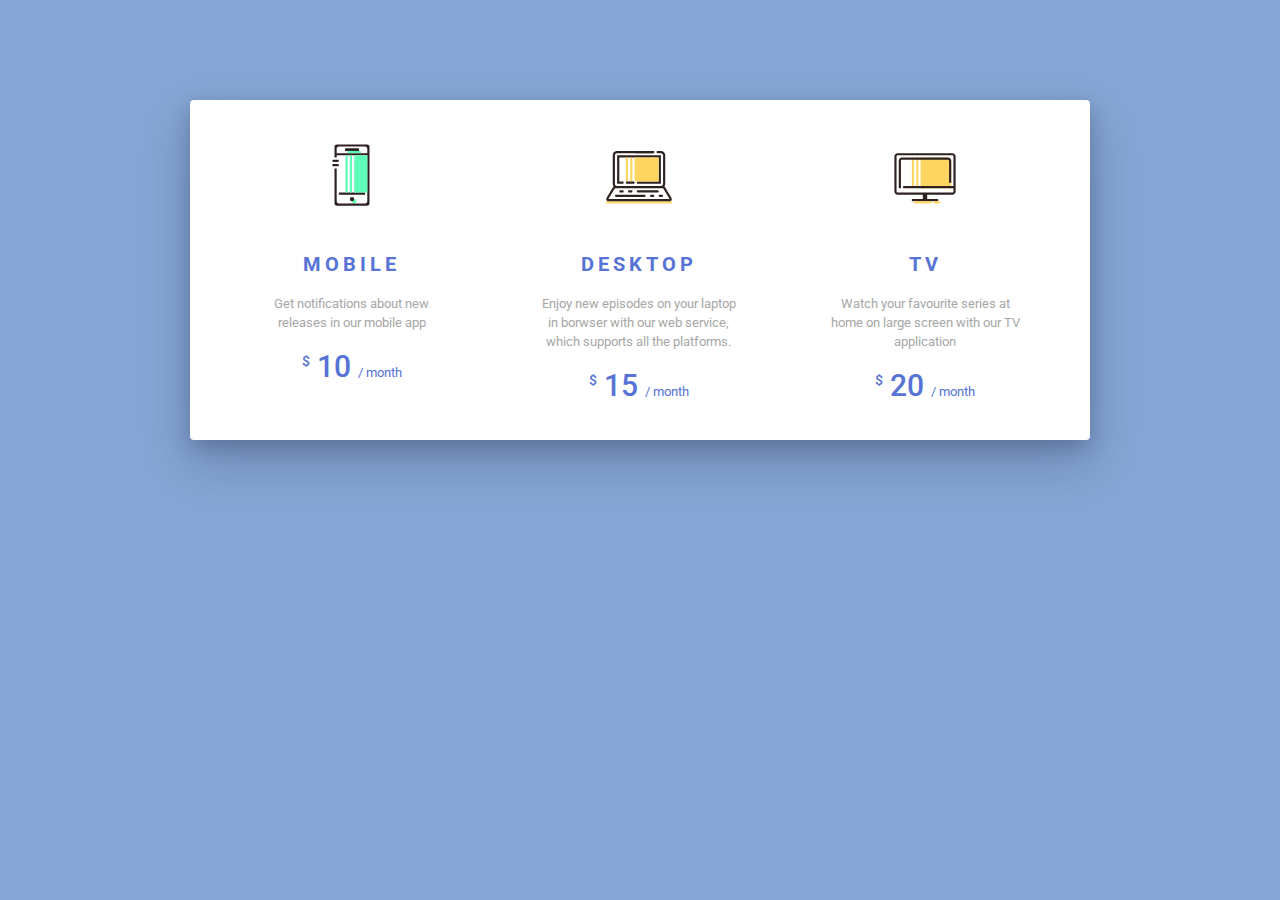
<file: step1/index.html>
<!DOCTYPE html>
<html lang="en">
<head>
  <meta charset="UTF-8">
  <meta name="viewport" content="width=device-width, initial-scale=1.0">
  <meta http-equiv="X-UA-Compatible" content="ie=edge">
  <title>Loop 1 - Step 1</title>
  <link href="https://fonts.googleapis.com/css?family=Roboto:400,500,700" rel="stylesheet">
  <link rel="stylesheet" href="./styles.css" />
</head>
<body>
  <div class="container">
    <div class="card">
      <div class="item">
        <img class="item_image" src="img/device.svg" alt="Mobile">
        <p class="item_title"> MOBILE </p>
        <p class="text">Get notifications about new releases in our mobile app</p>
        <span class="price">
          <span class="item_value">$</span>
          10
        </span> 
        / month
      </div>
      <div class="item">
        <img class="item_image" src="img/laptop.svg" alt="DESKTOP">
        <p class="item_title"> DESKTOP </p>
        <p class="text">Enjoy new episodes on your laptop in borwser with our web service, which supports all the platforms.</p>
        <span class="price">
          <span class="item_value">$</span>
          15
        </span> 
        / month
      </div>
      <div class="item">
        <img class="item_image" src="img/monitor.svg" alt="TV">
        <p class="item_title"> TV </p>
        <p class="text">Watch your favourite series at home on large screen with our TV application</p>
        <span class="price">
          <span class="item_value">$</span>
          20
        </span> 
        / month
      </div>
    </div>
  </div>
</body>
</html>
</file>
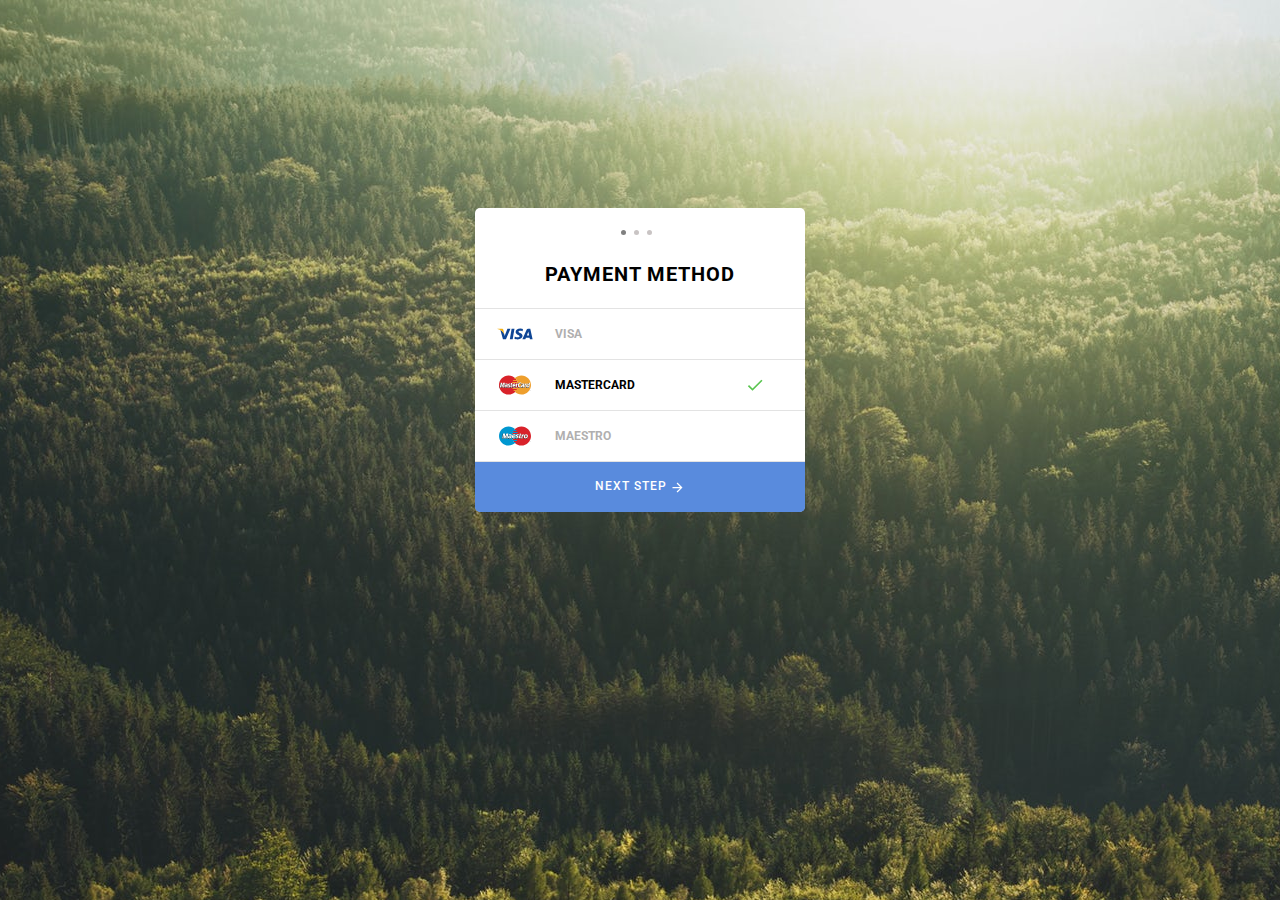
<file: step2/index.html>
<!DOCTYPE html>
<html lang="en">
<head>
  <meta charset="UTF-8">
  <meta name="viewport" content="width=device-width, initial-scale=1.0">
  <meta http-equiv="X-UA-Compatible" content="ie=edge">
  <title>Loop 1 - Step 2</title>
  <link href="https://fonts.googleapis.com/css?family=Roboto:400,500,700" rel="stylesheet">
  <link rel="stylesheet" href="normalize.css" />
  <link rel="stylesheet" href="styles.css" />
</head>
<body>
  <div class="container">
    <section class="switch">
      <div class="step-indicator">
        <div class="step active"></div>
        <div class="step step-indicator-2"></div>
        <div class="step step-indicator-3"></div>
      </div>
      <div class="title">payment method</div>
    </section>

    <section class="type">
      <img class="icon" src="img/visa.svg" width="40" height="40" >
      <span class="card-name">visa</span>
    </section>

    <section class="type checked">
      <img class="icon" src="img/mastercard.svg" width="40" height="40">
      <span class="card-name">mastercard</span>
      <img class="check" src="img/check.svg">
    </section>

    <section class="type">
      <img class="icon" src="img/maestro.svg" width="40" height="40">
      <span class="card-name">maestro</span>
    </section>

    <button class="button"> 
      <span class="button-name">Next step <img class="icon-next" src="img/arrow.svg"></span>
    </button>

  </div>
</body>
</html>
</file>
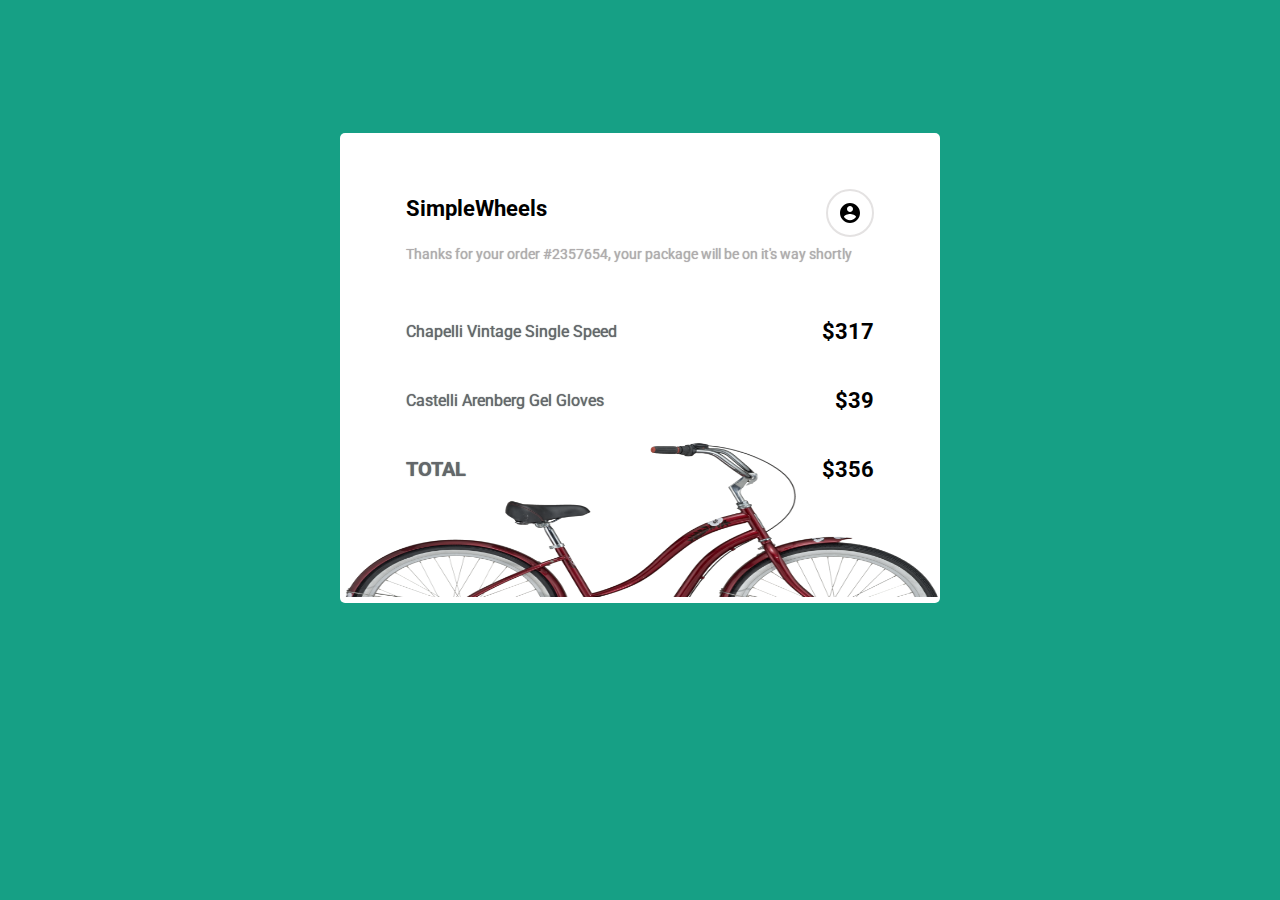
<file: step3/index.html>
<!DOCTYPE html>
<html lang="en">
<head>
  <meta charset="UTF-8">
  <meta name="viewport" content="width=device-width, initial-scale=1.0">
  <meta http-equiv="X-UA-Compatible" content="ie=edge">
  <title>Loop 1 - Step 3</title>
  <link href="https://fonts.googleapis.com/css?family=Roboto:400,500,700" rel="stylesheet">
  <link rel="stylesheet" href="./styles.css" />
</head>
<body>
  <div class="container">
    <section class="header">
      <h1 class="title">SimpleWheels</h1>
      <img class="account" src="img/account.svg" >
    </section>
    <section class="sub-title">
      <div class="order">Thanks for your order #2357654, your package will be on it's way shortly</div>
    </section>
    <section class="cart">
      <div class="product">
          <p class="product-name">Chapelli Vintage Single Speed</p>
          <p class="product-price">$317</p>
        </div>
        <div class="product">
          <p class="product-name">Castelli Arenberg Gel Gloves</p>
          <p class="product-price">$39</p>
        </div>
        <div class="product">
          <p class="total product-name">Total</p>
          <p class="product-price">$356</p>
        </div>  
    </section>
    <div class="img">
      <img class="bg_img" src="img/bicycle.png">
    </div>
  </div>
</body>
</html>
</file>
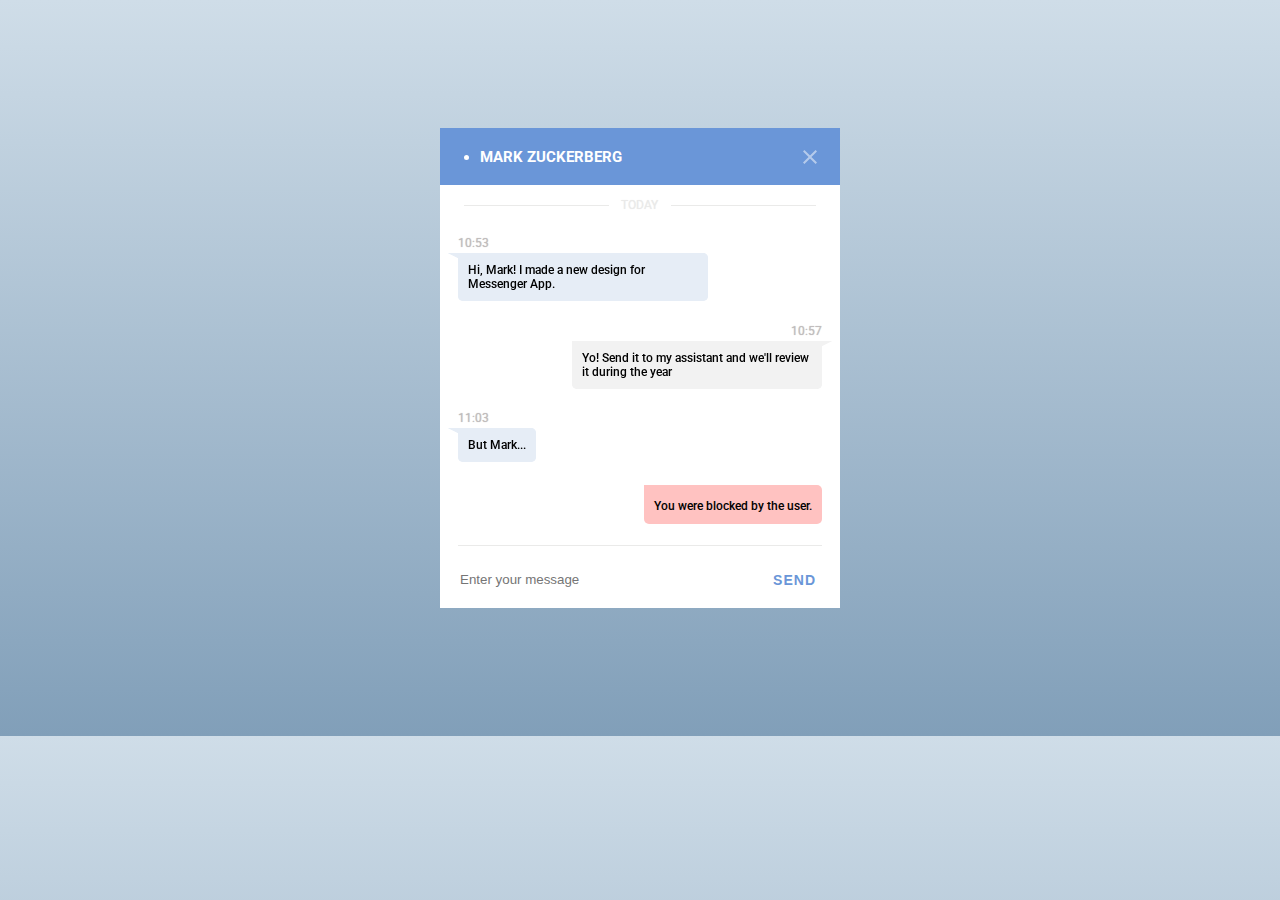
<file: step4/index.html>
<!DOCTYPE html>
<html lang="en">
<head>
  <meta charset="UTF-8">
  <meta name="viewport" content="width=device-width, initial-scale=1.0">
  <meta http-equiv="X-UA-Compatible" content="ie=edge">
  <title>Loop 1 - Step 4</title>
  <link href="https://fonts.googleapis.com/css?family=Roboto:400,500,700" rel="stylesheet">
  <link rel="stylesheet" href="styles.css" />
</head>
<body>
  <div class="container">
    <section class="top">
      <ul>
        <li class="name-of-chat">MARK ZUCKERBERG</li>
      </ul>
      <img src="img/close.svg">
    </section>
    <section class="main">
      <article class="today">   
        <div class="line"></div><span class="date-of-message">today</span><div class="line"></div>
      </article>
      <article class="chat">
        <div class="message-first-chat">
          <div class="time-of-message">10:53</div>
          <div class="first-chat text-of-message">
            Hi, Mark! I made a new design for Messenger App.
          </div>
        </div>
        <div class="message-second-chat">
          <div class="right-align time-of-message">10:57</div>
          <div class="second-chat text-of-message">
            Yo! Send it to my assistant and we'll review it during the year
          </div>          
        </div>
        <div class="message-first-chat">
          <div class="time-of-message">11:03</div>
          <div class="first-chat text-of-message">
            But Mark...
          </div>
        </div>
        <div class="block">
          <span class="text-of-message">You were blocked by the user.</span>
        </div>
      </section>
      <form class="send-form" action="" method="post">
        <input class="enter-place" type="text" placeholder="Enter your message" name="message">
        <input class="button" type="button" value="SEND">
      </form>
  </div>
</body>
</html>
</file>
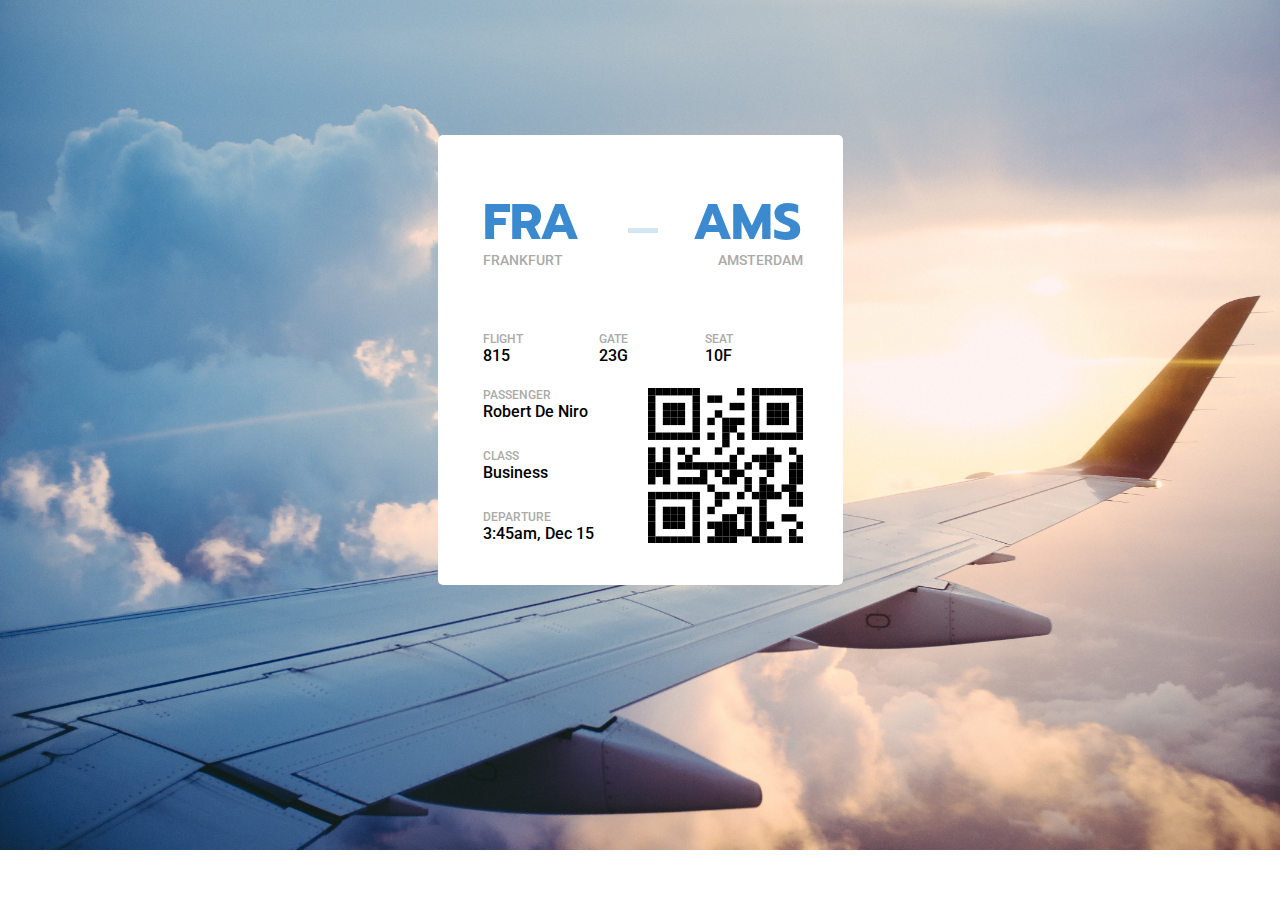
<file: step5/index.html>
<!DOCTYPE html>
<html lang="en">
<head>
  <meta charset="UTF-8">
  <meta name="viewport" content="width=device-width, initial-scale=1.0">
  <meta http-equiv="X-UA-Compatible" content="ie=edge">
  <title>Loop 1 - Step 5</title>
  <link href="https://fonts.googleapis.com/css?family=Roboto:400,500,700" rel="stylesheet">
  <link href="https://fonts.googleapis.com/css?family=Prompt:900" rel="stylesheet">
  <link rel="stylesheet" href="./styles.css" />
</head>
<body>
  <div class="container">
      <section class="header">
          <div class="city-name">
            <span class="letters">fra</span>
            <span class="subtitle">frankfurt</span>
          </div>
          <div class="bash"></div>
          <div class="city-name">
            <span class="letters">ams</span>
            <span class="amsterdam subtitle">amsterdam</span>
          </div>
      </section>
      <section class="flight-info">
        <div class="grid">
            <span class="point">flight</span>
            <span class="data">815</span>
        </div>
        <div class="grid">
            <span class="point"> gate</span>
            <span class="data"> 23G</span>
        </div>
        <div class="grid">
            <span class="point"> seat</span>
            <span class="data">10F</span>
        </div>
      </section>
      <section class="more-info">
      <div class="info">
        <div class="grid">
          <span class="point">passenger</span>
          <span class="data">Robert De Niro</span>
        </div>
        <div class="grid">
          <span class="point">class</span>
          <span class="data">Business</span>
        </div>
        <div class="grid">
          <span class="point">departure</span>
          <span class="data">3:45am, Dec 15</span>
        </div> 
      </div>     
      <img src="img/qr.svg">          
      </section>
  </div>
</body>
</html>
</file>
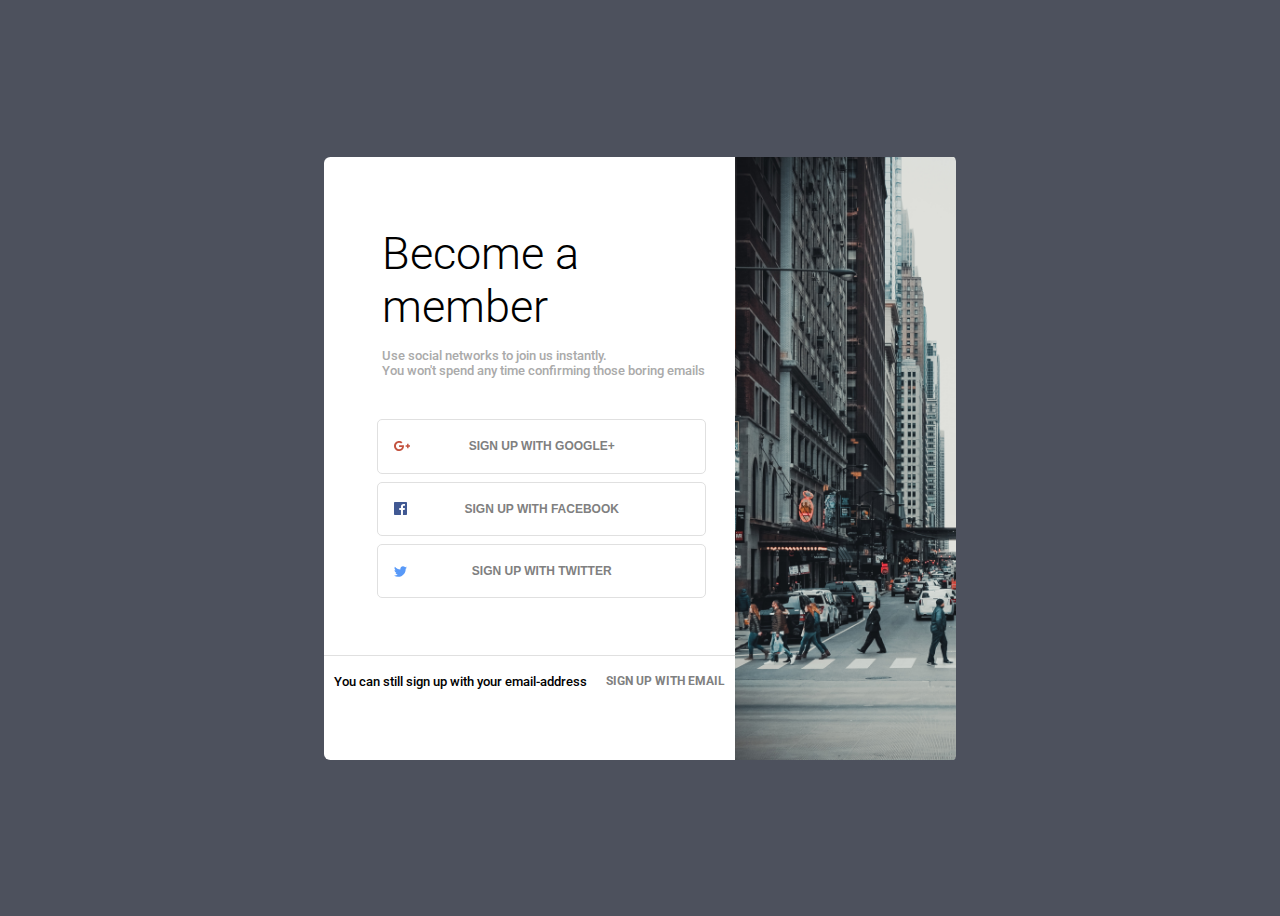
<file: step6/index.html>
<!DOCTYPE html>
<html lang="en">
<head>
  <meta charset="UTF-8">
  <meta name="viewport" content="width=device-width, initial-scale=1.0">
  <meta http-equiv="X-UA-Compatible" content="ie=edge">
  <title>Loop 1 - Step 6</title>
  <link href="https://fonts.googleapis.com/css?family=Roboto:300,400,500,700" rel="stylesheet">
  <link rel="stylesheet" href="./styles.css" />
</head>
<body>
  <div class="container">
    <article class="card">
      <div class="content">
        <section class="title">
          <p class="Main-title">Become a member</p>
          <div class="post-title">
          <span>Use social networks to join us instantly.
          You won't spend any time confirming those boring emails</span>
          </div>
        </section>
        <section class="sign-up">
          <button class="social-networks google-plus">sign up with google+</button>
          <button class="social-networks facebook"> sign up with facebook</button>
          <button class="social-networks twitter"> sign up with twitter</button>
        </section>
        <section class="email-sign-up">
          <span class="description">You can still sign up with your email-address</span>
          <a href="#email-form" class="email">sign up with email</a>
          
        </section>
      </div>
      <div class="image"></div>
    </article>
  </div>
</body>
</html>
</file>
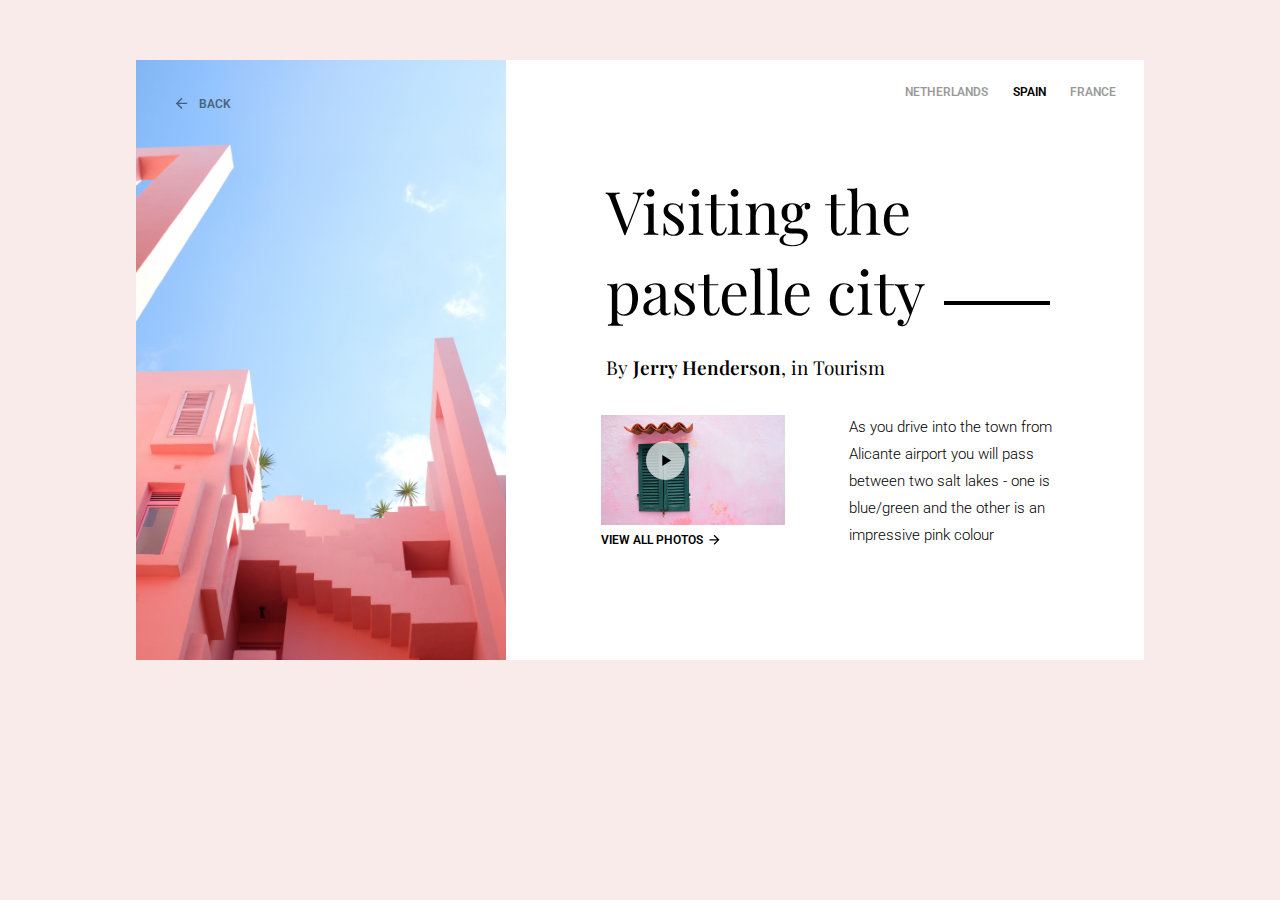
<file: step8/index.html>
<!DOCTYPE html>
<html lang="en">
<head>
  <meta charset="UTF-8">
  <meta name="viewport" content="width=device-width, initial-scale=1.0">
  <meta http-equiv="X-UA-Compatible" content="ie=edge">
  <title>Loop 1 - Step 8</title>
  <link href="https://fonts.googleapis.com/css?family=Roboto:300,400,500,700" rel="stylesheet">
  <link href="https://fonts.googleapis.com/css?family=Playfair+Display" rel="stylesheet">
  <link rel="stylesheet" href="./styles.css" />
</head>
<body>
  <div class="card">
    <div class="image"><a href="#previous_page" class="back-link">back</a></div>
    <div class="content">
      <section class="navigation-block">
        <ul class="navigation">
          <li><a href="#netherlands">netherlands</a></li>
          <li><a href="#spain" class="current-page">spain</a></li>
          <li><a href="#france">france</a></li>
        </ul>
      </section>
      <section class="heading">
        <h1>Visiting the pastelle city<div class="dash">&nbsp</div></h1>
        <p class="author">By <span class="highlight-in-bold">Jerry Henderson</span>, in Tourism</p>
      </section> 
      <section class="main-content">
          <figure class="preview-description">
            <a href="#gallery">
            <img src="img/play.svg" alt="play" class="play"><div class="preview"></div>
            </a>
            <figcaption>
              <a href="#all-photos"><p class="view-link">view all photos</p></a>
            </figcaption>
          </figure>
        <p class="description">
          As you drive into the town from
          Alicante airport you will pass
          between two salt lakes - one is 
          blue/green and the other is 
          an impressive pink colour
        </p>

      </section>
    </div>
  </div>
</body>
</html>
</file>
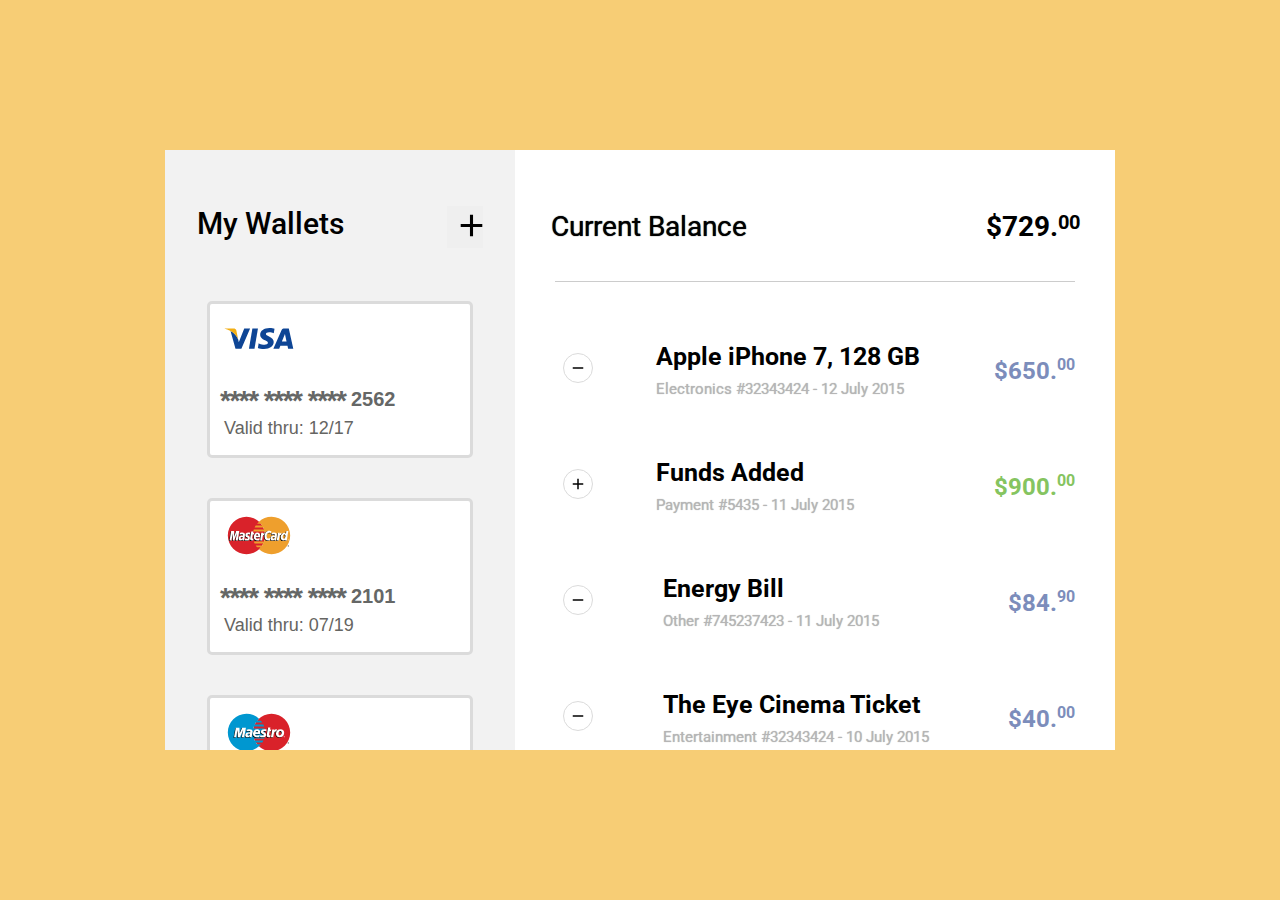
<file: step9/index.html>
<!DOCTYPE html>
<html lang="en">
<head>
  <meta charset="UTF-8">
  <meta name="viewport" content="width=device-width, initial-scale=1.0">
  <meta http-equiv="X-UA-Compatible" content="ie=edge">
  <title>Loop 1 - Step 9</title>
  <link href="https://fonts.googleapis.com/css?family=Roboto:300,400,500,700" rel="stylesheet">
  <link rel="stylesheet" href="./styles.css" />
  <script src="style.js"></script>
</head>
<body>

  <div class="container">
  <div class="card">
    <article class="cards-with-scroll">
      <div class="scrollbar" id="style-1">
      <section>
        <div class="wallets">
          <section class="Heading-of-cards">
            <span>My Wallets</span>
            <section class="modal-window">
              <button class="js-open-modal" data-modal="1">
                <img src="img/plus.svg" alt="plus" class="add-button js-open-modal">
              </button>
              <div class="modal" data-modal="1">
                <svg class="modal-cross js-modal-close" xmlns="http://www.w3.org/2000/svg"
                viewbox="0 0 24 24"><path d="M23.954 21.03l-9.184-9.095
                  9.092-9.174-2.832-2.807-9.09 9.179-9.176-9.088-2.81
                   2.81 9.186 9.105-9.095 9.184 2.81 2.81 9.112-9.192 9.18 9.1z"/>
                </svg>
                <p class="modal-title">New credit card</p>
                <form id="js-card-form">
                  <div id="card-number">
                    Enter card number
                  </div>
                  <input name="number" type="text" value="1234 2345 2345 2567">
                  <div id="validity">
                    Enter validity date
                  </div>
                  <input name="text" type="text" value="1234 2345 2345 2567">
                  <input class="js-modal-close" type="submit" value="Ok" data-modal="1">
                  <input class="js-modal-close" type="button" name="cancel" value="cancel">
                </form>
              </div>
              <div class="overlay" id="overlay-modal"></div>
            </section>
          </section>
          <section class="cards-list js-cards-list">
            <button class="card-info Visa">
              <p class="card-number"><span class="hide-number">**** **** ****</span> 2562</p>
              <p class="validity">Valid thru: 12/17</p>
            </button>
            <button class="card-info Mastercard">
              <p class="card-number"><span class="hide-number">**** **** ****</span> 2101</p>
              <p class="validity">Valid thru: 07/19</p>
            </button>
            <button class="card-info Maestro">
              <p class="card-number"><span class="hide-number">**** **** ****</span> 8335</p>
              <p class="validity">Valid thru: 09/17</p>
            </button>
          </section>
        </div>
      </section>
      </div>
    </article>
    
    <div class="scrollbar" id="style-2">
      <div class="transaction-part">
        <section class="Heading-of-counts">
          <span class="current-balance">Current Balance</span>
          <span class="value-current-balance">$729.<span class="sup">00</span></span>
        </section>
        <div class="hr"></div>
        <section class="transaction-list">
          <div class="transaction">
            <div><img src="img/minus.svg" alt="minus" class="icon-minus-plus"></div>
            <div class="transaction-main-information">
              <p class="name-of-operation">Apple iPhone 7, 128 GB</p>
              <p class="transaction-info">Electronics #32343424 - 12 July 2015</p>
            </div>
            <p class="transaction-cost">$650.<span class="sup">00</span></p>
          </div>
          <div class="transaction">
            <div><img src="img/plus.svg" alt="plus" class="icon-minus-plus"></div>
            <span class="transaction-main-information">
            <span class="name-of-operation">Funds Added</span>
            <span class="transaction-info">Payment #5435 - 11 July 2015</span>
            </span>
            <span class="transaction-cost special-price">$900.<span class="sup">00</span></span>
          </div>
          <div class="transaction">
            <div><img src="img/minus.svg" alt="minus" class="icon-minus-plus"></div>
            <span class="transaction-main-information">
            <span class="name-of-operation">Energy Bill</span>
            <span class="transaction-info">Other #745237423 - 11 July 2015</span>
            </span>
            <span class="transaction-cost">$84.<span class="sup">90</span></span>
          </div>
          <div class="transaction">
            <div><img src="img/minus.svg" alt="minus" class="icon-minus-plus"></div>
            <span class="transaction-main-information">
            <span class="name-of-operation">The Eye Cinema Ticket</span>
            <span class="transaction-info">Entertainment #32343424 - 10 July 2015</span>
            </span>
            <span class="transaction-cost">$40.<span class="sup">00</span></span>
          </div>
          <div class="transaction">
            <div><img src="img/minus.svg" alt="minus" class="icon-minus-plus"></div>
            <span class="transaction-main-information">
            <span class="name-of-operation">McFood Restaurant</span>
            <span class="transaction-info">Cafes #32448 - 10 July 2015</span>
            </span>
            <span class="transaction-cost">$10.<span class="sup">00</span></span>
          </div>
          <div class="transaction">
            <div><img src="img/minus.svg" alt="minus" class="icon-minus-plus"></div>
            <span class="transaction-main-information">
            <span class="name-of-operation">Apple iPhone 7, 128 GB</span>
            <span class="transaction-info">Electronics #32343424 - 12 July 2015</span>
            </span>
            <span class="transaction-cost">$650.<span class="sup">00</span></span>
          </div>
          </section>
        </div>
      </div>
    </div>
  </div>
</body>
</html>
</file>
<file: step1/styles.css>
body {
    margin: 0;
    padding: 0;
    background: #85A5D4;
    font-family: Roboto, sans-serif;
    font-size: 13px;
    line-height: 19px;
  }

  .container {
    width: 900px;
    margin: 100px auto;
}

.card {
    border-radius: 4px;
    background: #fff;
    padding: 20px;
    box-shadow: 0 22px 50px rgba(14,21,47, .2), 0 8px 20px rgba(14,21,47, .2);
  }

.item{
    display: inline-block;
    vertical-align: top;
    width: 33%;
    height: 300px;
    padding: 20px 40px;
    text-align: center;
    box-sizing: border-box;
    text-decoration: none;
    color: #5673D5;
    border-radius: 4px;
}
.item:hover {
    background: #f6f6f6;
    cursor: pointer;
  }

.item_image {
    width: 70px;
    margin-bottom: 20px;
}

.item_value{
    vertical-align: super;
    font-size: 14px;

}

.price{
    font-size: 30px;
    font-weight: 500;
}

 .item_title{
    text-transform: uppercase;
    font-size: 20px;
    font-weight: 700;
    letter-spacing: 4px;

}

.text{
    margin: 20px 0;
    color: #A7A7A7;

   
}
</file>
<file: step2/styles.css>
body {
    min-width: 960px;
    min-height: 720px;
    margin: 0;
    padding: 0;

    font-family: 'Roboto', sans-serif;
    font-size: 16px;
    line-height: 24px;
    font-weight: 700;
    color: #000000;
    text-transform: uppercase;

    background-color: #000000;
    background: url("img/background.jpg") top center no-repeat;

    display: flex;
    justify-content: center;
    align-items: center;
}

.container {
    width: 330px;
    height: auto;
    background-color: #ffffff;
    display: flex;
    flex-direction: column;
    border-radius: 5px 5px 6px 6px;
}

.switch {
    height: 100px;
    text-align: center;
    display: flex;
    justify-content: center;
    flex-direction: column;
    border-bottom: 1px solid #e3e3e3;
}


.step-indicator {
    height: 10px;
    display: flex;
    flex-direction: row;
    justify-content: center;
    
}

.title {
    align-self: center;
    font-size: 20px;
    letter-spacing: 1px;
    padding-top: 22px;
}

.step {
    width: 5px;
    height: 5px;
    border-radius: 50px;
    margin-right: 8px;
    background-color: #c9c4c4;
}

.active {
    background-color: 	#808080;
}

.type {
    height: 50px;
    width: auto;
    display: flex;
    flex-direction: row;
    justify-content: flex-start;
    align-items: center;
    border-bottom: 1px solid #e3e3e3;
    padding-left: 20px;
    color: #b0afaf;
    font-size: 12px;
}

.checked {
    color: #000000;
}

.check {
    width: 20px;
    margin-left: 110px;
    color: #000000;
}

.card-name {
    padding-left: 20px;
}



.type:hover {
    cursor: pointer;
    background-color: rgb(241,241,241); 
}



.button {
    background-color: rgb(89,139,221);
    width: 100%;
    height: 50px;
    border-radius: 0px 0px 5px 5px;
    border: none;
    display: flex;
    flex-direction: row;
    justify-content: center;
    align-items: center;
    
}


.button:active {border-top: 3px solid transparent;}


.button-name{
    color: #ffffff;
    text-transform: uppercase;
    display: flex;
    align-items: center;
    font-size: 12px;
    letter-spacing: 1px;
    font-weight: 500;
}

.icon-next {
    width: 15px;
    padding-left: 3px;
}
</file>
<file: step3/styles.css>
body{
    font-family: Roboto;
    min-width: 960px;
    min-height: 720px;
    background-color: #16a085;
    display: flex;
    justify-content: center;
    align-items: center;
}
.container {
    box-sizing: border-box;
    width: 600px;
    height: 470px;
    padding: 48px 66px 0 66px;
    background-color: #ffffff;
    border-radius: 5px;
}

.header {
    display: flex;
    flex-direction:row;
    justify-content: space-between;
    align-items: center;
}

.title{
    font-size: 22px;
    margin-bottom: 25px
}

.account{
    border: 2px solid rgb(228, 226, 226);
    padding: 10px;
    border-radius: 50px;
}

.account:hover{
    cursor: pointer;
    box-shadow:  0px 0px 0px 5px rgb(218,218,218);
}

.sub-title{
    font-size: 14px;
    color: #afacad;
    text-shadow: 0 0 1px #afacad; 
    margin-bottom: 35px;
}
.cart{
    height: 120px;
    display: flex;
    flex-direction: column;
    justify-content: space-between;
}

.product {
    display: flex;
    flex-direction: row;
    justify-content: space-between;
    align-items: center;
}

.product-name {
    color: #63676a;
    text-shadow: 0 0 1px #63676a;
    font-size: 16px;  
}

.total {
    text-transform: uppercase;
    font-weight: 700;
    font-size: 20px;
}

.product-price {
    font-weight: 700;
    font-size: 22px;
}

.img{
    margin-left: -65px;
    margin-top: -15px;
    width: 600px;
    height: 195px;
    overflow: hidden;
}

.bg_img {
    width: 600px;
    height: 285px;
    vertical-align: middle;
}
</file>
<file: step4/styles.css>
body{
    min-width: 960px;
    min-height: 720px;
    background: linear-gradient(to top, #819fb9,#cfdde8);
    font-family: Roboto;
    display: flex;
    justify-content: center;
    align-items: center;
}

.container{
    width: 400px;
    height: 480px;
    background-color: #ffffff;
}

.top{
    background-color: #6a96d8;
    height: 57px;
    display: flex;
    flex-direction: row;
    justify-content: space-between;
    align-items: center;
    padding: 0 18px 0 0;
}

.main{
    background-color: #fff;
    height: 367px;
}

.name-of-chat{
    font-size: 15px;
    text-transform: uppercase;
    font-weight: 700;
    color: #fff;
}

img{
    opacity: 0.5;
}

img:hover{
    cursor: pointer;
    opacity: 1;
}

.today{
    height: 40px;
    display: flex;
    flex-direction: row;
    justify-content: space-around;
    align-items: center;
    padding: 0 18px;
}

.line {
    width: 145px;
    border-top: 1px solid #eaeae9;
}

.date-of-message {
    font-size: 12px;
    text-transform: uppercase;
    color:#eaeae9;
    text-shadow: 0 0 1px #eaeae9;
}

.chat {
    margin: 0 18px;
    height: 320px;
    display: flex;
    flex-direction: column;
    justify-content: space-around;
    border-bottom: 1px solid #eaeae9;
}


.first-chat {
    display: inline-block;
    max-width: 230px;
    background-color: #e6edf6;
    padding: 10px;
    border-radius: 0 5px 5px 5px;
    filter: drop-shadow(0 0px 0px #e6edf6);
}

.first-chat::after {
    content: ''; 
    position: absolute;
    left: -10px; top: 0; 
    border: 10px solid transparent; 
    border-top: 5px solid #e6edf6; 
    border-right: 5px solid #e6edf6;
}

.second-chat {
    display: inline-block;
    max-width: 230px;
    background-color: #f2f2f2;
    padding: 10px;
    border-radius: 0 5px 5px 5px;
    filter: drop-shadow(0 0 0 #f2f2f2);
}

.second-chat::after {
    content: ''; 
    position: absolute; 
    right: -10px; top: 0; 
    border: 10px solid transparent; 
    border-top: 5px solid #f2f2f2; 
    border-left: 5px solid #f2f2f2;
}

.message-second-chat {
   align-self: flex-end;
}

.right-align {
    text-align: right;
}

.time-of-message {
    font-size: 12px;
    color: #c1bdbd;
    text-shadow: 0 0 1px #c1bdbd;
    padding-bottom: 3px;
}

.text-of-message {
    font-size: 12px;
    font-weight: 500;
}

.block {
    display: inline-block;
    background-color: #ffc2c1;
    padding: 10px;
    align-self: flex-end;
    border-radius: 0 5px 5px 5px;
    margin-bottom: 10px;
}

.send-form {
    height: 55px;
    display: flex;
    flex-direction: row;
    justify-content: space-between;
    align-items: center;
    padding: 0 18px;
}

.enter-place {
    border: 0;
    outline: none;
}

.button{
    font-weight: 700;
    border: 0;
    letter-spacing: 1px;
    height: 100%;
    background: white;
    font-size: 14px;
    color: #6a96d8;
    
}
</file>
<file: step5/styles.css>
body {
    font-family: Roboto, Arial, Helvetica, sans-serif;
    overflow: hidden;
    margin: 0;
    min-width: 960px;
    min-height: 720px;
    background: url("img/background.jpg") no-repeat;
    background-size: cover;
    display: flex;
    justify-content: center;
    align-items: center;

}


.container {
    background-color: #ffffff;
    width: 320px;
    height: 350px;
    padding: 60px 40px 40px 45px;
    border-radius: 5px;
}

.header {
    height: 70px;
    text-transform: uppercase;
    display: flex;
    flex-direction: row;
    justify-content: space-between;
    align-items: center;

}

.city-name {
    width: 110px;
    display: flex;
    flex-direction: column;
}

.letters {
    font-family: Prompt, Arial, Helvetica, sans-serif;
    font-size: 50px;
    text-transform: uppercase;
    font-weight: 700;
    color: #3b8acf;
    line-height: 1.2;
}


.bash {
    background-color:#d3e6f4;
    width: 30px;
    height: 5px;
    
}



.amsterdam {
    align-self:flex-end;
}


.subtitle {
    text-transform: uppercase;
    font-size: 14px;
    color: #aaaaaa;
    font-weight: 500;
}

.flight-info {
    margin-top: 63px;
    padding-right: 70px;
    height: 40px;
    display: flex;
    flex-direction: row;
    justify-content: space-between;
    align-items: center;
}

.grid {
    display: flex;
    flex-direction: column;
    justify-content: space-between;
}

.point {
    text-transform: uppercase;
    font-size: 12px;
    color: #aaaaaa;
    font-weight: 500;

}

.data {
    color: #000000;
    font-weight: 500;
    font-size: 16px;
}

.more-info {
    margin-top: 20px;
    height: 155px;
    display: flex;
    flex-direction: row;
    justify-content: space-between;
}

.info {
    display: flex;
    flex-direction: column;
    justify-content: space-between;
}
</file>
<file: step6/styles.css>
body{
    font-family: Roboto, Arial, Helvetica, sans-serif;
    background-color: #4d515d;
}

.container {
    display: flex;
    flex-direction: row;
    align-items: center;
    justify-content: center;
    height: 100vh;
    margin: 0;
}

.card{
    width: 50%;
    height: 67%;
    background-color: white;
    border-radius: 1%;
    display: flex;
    flex-direction: row;
    justify-content: space-between;
}

.content{
    width: 65%;
    height: 100%;
 
    
}

.image{
    width: 35%;
    height: 100%;
    background: url(img/side.jpg);
    background-size: cover;
    border-radius: 0 1% 1% 0;
}

.Main-title{
    font-size: 45px;
    font-weight: 300;
    margin-top: 20%;
    margin-bottom: 0;
    color: #000000;
}

.title{
    font-size: 13px;
    font-weight: 500;
    color: #aaaaaa;
    margin-left: 14%;
    margin-bottom: 10%;
}

.post-title {
    white-space: pre-line;
    margin: 0;
}

.social-networks{
    border: 0.1px solid #e0e0e0;
    border-radius: 5px;
    text-transform: uppercase;
    display: flex;
    flex-direction: column;
    justify-content: center;
    align-items: center;
    width: 80%;
    height: 30%;
    margin-left: 13%;
    margin-bottom: 2%;
    color: grey;
    font-weight: bold;
    font-size: 12px;
    outline: none;
}

.social-networks:hover{
    cursor: pointer;
    box-shadow: 5px 10px 10px #ecebeb;
    border: none;
}

.google-plus{
    background: url("img/googleplus.svg") no-repeat 5% 50%;
    background-size: 5%;
}

.facebook{
    background: url("img/facebook.svg") no-repeat 5% 50%;
    background-size: 4%;
}

.twitter{
    background: url("img/twitter.svg") no-repeat 5% 50%;
    background-size: 4%;
}

.sign-up{
    margin-bottom: 55px;
    height: 30%;
}

.email-sign-up{
    border-top: 0.1px solid #e0e0e0;
    width: 100%;
    height: 50px;
    display: flex;
    flex-direction: row;
    justify-content: space-around;
    align-items: center;
}

.description{
    font-size: 13px;
    font-weight: 500;
}

.email{
    color: #808080;
    font-weight: bold;
    font-size: 12px;
    text-transform: uppercase;
    text-decoration: none;
}

.email:hover{
    color: #000000;
}
</file>
<file: step8/styles.css>
body {
    font-family: Roboto;
    background-color: #f8ebe9;
    display: flex;
    flex-direction: row;
    align-items: center;
    justify-content: center;
    min-height: 720px;
    min-width: 960px;
    margin: 0;
}

.card {
    width: 1008px;
    height: 600px;
    display: flex;
    flex-direction: row;
}

.image {
    background: url("img/background.jpg") no-repeat;
    background-size: cover;
    width: 370px;
    display: flex;
    justify-content: flex-start;
}

.back-link {
    background: url("img/arrow-back.svg") no-repeat 0% -3%;
    background-size: 30%;
    height: 15%;
    display: flex;
    margin: 10% 0% 0% 10%;
    padding-left: 7%;
    opacity: 0.5;
    text-transform: uppercase;
    font-size: 12px;
    font-weight: 600;
    text-decoration: none;
    color: black;
}

.back-link:hover{
    color: black;
    opacity: 1;
}

.content {
    background-color: white;
    width: 638px;
}

.navigation-block {
    width: 100%;
    height: 10%;
    display: flex; 
    align-items: center;
    justify-content: flex-end;
       
    
}

.navigation {
    list-style: none;
    display: flex;
    flex-direction: row;
    margin-right: 12%;
}

.navigation li {
    padding-right: 15%;
}

.navigation .current-page {
    color: black;
    opacity: 1;
}

.navigation a {
    text-decoration: none;
    color: black;
    opacity: 0.4;
    font-size: 12px;
    text-transform: uppercase;
    font-weight: 600;
}



.navigation a:hover {
    color: black;
    opacity: 1;
}

.heading {
    width: 75%;
    margin: 50px 100px 16px 100px;

}

h1 {
    font-family: Playfair Display;
    font-size: 60px;
    font-weight: 400;
    display: flex;
    flex-direction: row;
    justify-content: center;
    margin: 0;
}

.dash {
    align-self: center;
    background-color: black; 
    margin-top: 105px;
    margin-right: 35px;
    width: 200px;
    height: 4px;
}

.author { 
    font-family: Playfair Display;
    margin-top: 5%;
    font-size: 19px;
    font-weight: 400;
}

.highlight-in-bold {
    font-weight: 600;
    
}

.main-content {
    display: flex;
    flex-direction: row;
    justify-content: space-between;
    margin: 0 55px;
}

.play {
    background-color: rgb(255, 255, 255, 0.7);
    padding: 10px;
    width: 1.5%;
    border-radius: 50%;
    margin: 2% 3.5%;
    position: absolute;
    z-index: 2;
   
}

.preview {
    position: relative;
    z-index: 1;
    background: url("img/preview.jpg");
    background-size: cover;
    background-position: center;
    width: 180%;
    height: 110px;
    margin-bottom: 8%;
}

.view-link{
    background: url("img/arrow-forward.svg") no-repeat;
    background-size: 10%;
    width: 125%;
    font-weight: 600;
    text-transform: uppercase;
    margin: 0;
    font-size: 12px;
    padding-right: 20%;
    background-position: 80% 80%;
}

a{
    text-decoration: none;
    color: black;
}

.description{
    font-weight: 300;
    width: 240px;
    font-size: 15px;
    line-height: 1.8;
    
}
</file>
<file: step9/styles.css>
body {
  font-family: Roboto;
  background-color: #f7cd75;
  margin: 0;
}

.container{
  display: flex;
  flex-direction: row;
  justify-content: center;
  align-items: center;
  min-height: 100vh;
  margin: 0;
}

.card {
  height: 600px;
  background-color: white;
  display: flex;
  flex-direction: row;
}

.wallets {
  background-color:#f2f2f2;
  width: 350px;
}

.overlay {
  opacity: 0;
  visibility: hidden;
  position: fixed;
  top: 0;
  left: 0;
  width: 100%;
  height: 100%;
  background-color: #f0f0f0;
  z-index: 20;
  transition:.3s all;
}

.modal {
  opacity: 0;
  visibility: 0;
  width: 100%;
  max-width: 500px;
  position: fixed;
  top: 50%;
  left: 50%;
  transform: translate(-50%,-50%);
  z-index: 30;
  box-shadow: 0 3px 10px -.5px rgba(0, 0, 0, .2); 
  text-align: left;
  padding: 30px;
  border-radius: 3px;
  background-color: #fff;
  transition: 0.3s all;
  font-size: 16px;
}

.modal-title {
  font-size: 28px;    
}
.modal-cross {
  width: 15px;
  height: 15px;
  position: absolute;
  top: 20px;
  right: 20px;
  fill: #444;
  cursor: pointer;
}

.modal.active,
.overlay.active{
    opacity: 1;
    visibility: visible;
}

.Heading-of-cards {
  height: 20%;
  font-size: 30px;
  display: flex;
  flex-direction: row;
  justify-content: space-between;
  padding: 56px 32px 50px;
  font-weight: 500;
}

.add-button {
  width: 155%;
}


button{
  outline: none;
  border: none;
  cursor: pointer;
}

.cards-with-scroll {
  display: flex;
  flex-direction: row;
  justify-content: space-between;
  height: 100%;
  background-color: #f2f2f2;
}

.scrollbar {
  height: 100%;
  overflow-y: scroll;
}


#style-1::-webkit-scrollbar {
  width: 10px;
  background-color: #f2f2f2;
} 

#style-1::-webkit-scrollbar-thumb {
  border-radius: 10px;
  background-color: #f2f2f2;
}

#style-1::-webkit-scrollbar-thumb:hover {
border-radius: 10px;
  background-color: #6e6e6e;
}

#style-1::-webkit-scrollbar-track {	
  border-radius: 10px;
  background-color: #f2f2f2;
  
}

.card-list {
  display: flex;
  flex-direction: column;
  justify-content: center;
}

.card-info {
  text-align: left;
  width: 76%;
  border-radius: 5px;
  border: 3px solid #dbdbdb;
  min-height: 100px;
  margin: 0 42px 40px;
  font-weight: 500;
}

.card-info:focus {
  border: 3px solid #7c87be;
}

.card-info:hover {
  border: 3px solid #8a93c5;
  
}

.card-number {
  margin: 80px 4px 1px;
  color: #656766;
  font-weight: 700;
  font-size: 20px;

}

.hide-number {
  font-size: 28px;
  vertical-align: middle;
  letter-spacing: -1.5px;
}

.validity {
  color: #656562;
  font-size: 18px;
  margin: 0 8px 15px;
}

.Visa {
  background: url("img/visa.svg") no-repeat;
  background-color: white;
  background-size: 30%;
  background-position: 10px 10px;
}

.Mastercard {
  background: url("img/mastercard.svg") no-repeat;
  background-color: white;
  background-size: 30%;
  background-position: 10px 10px;
}

.Maestro {
  background: url("img/maestro.svg") no-repeat;
  background-color: white;
  background-size: 30%;
  background-position: 10px 10px;
}

.transaction-part {
  width: 600px;
}

#style-2::-webkit-scrollbar {
  width: 10px;
  background-color: #ffffff;
} 

#style-2::-webkit-scrollbar-thumb {
  border-radius: 10px;
  background-color: #ffffff;
}

#style-2::-webkit-scrollbar-thumb:hover {
border-radius: 10px;
  background-color: #6e6e6e;
}

#style-2::-webkit-scrollbar-track {	
  border-radius: 10px;
  background-color: #ffffff;
  
}

.Heading-of-counts {
  display: flex;
  flex-direction: row;
  justify-content: space-between;
  flex-wrap: wrap;
}

.current-balance {
  font-size: 28px;
  display: flex;
  margin: 60px 36px 38px;
  text-shadow: #000000 0 0 1px;
}

.value-current-balance {
  font-size: 28px;
  display: flex;
  font-weight: 700;
  margin-top: 60px;
  padding-right: 35px;
}

.value-current-balance .sup {
  vertical-align: super;
  font-size: 20px;
}

.hr {
  border-bottom: 1px solid #000000;
  width: 520px;
  opacity: 0.2;
  margin: 0 40px;
}

.transaction-list {
  display: flex;
  flex-direction: column;
  justify-content: space-between;
}

.transaction {
  display: flex;
  flex-direction: row;
  justify-content: space-between;
  align-items: center;
  margin-top: 60px;
  padding-left: 48px;
}

.icon-minus-plus {
  width: 18px;
  padding: 5px;
  border: 1px solid #dbdbdb;
  border-radius: 50%;
  
}


.transaction-main-information {
  display: flex;
  flex-direction: column;
  width: 50%;
  margin: 0;
}

.name-of-operation {
  font-size: 25px;
  font-weight: 700;
  margin: 0 0 9px;
}

.transaction-info {
  color: #b5b5b5;
  font-size: 15px;
  text-shadow: #b5b5b5 0 0 1px;
  margin: 0;
}

.transaction-cost {
  color: #7c8dbb;
  font-size:24px;
  font-weight: 700;
  margin: 0 40px 0 0;
}

.transaction-cost .sup {
  font-size: 16px;
  vertical-align: super;
}

.special-price{
  color: #85c460;

}
</file>
